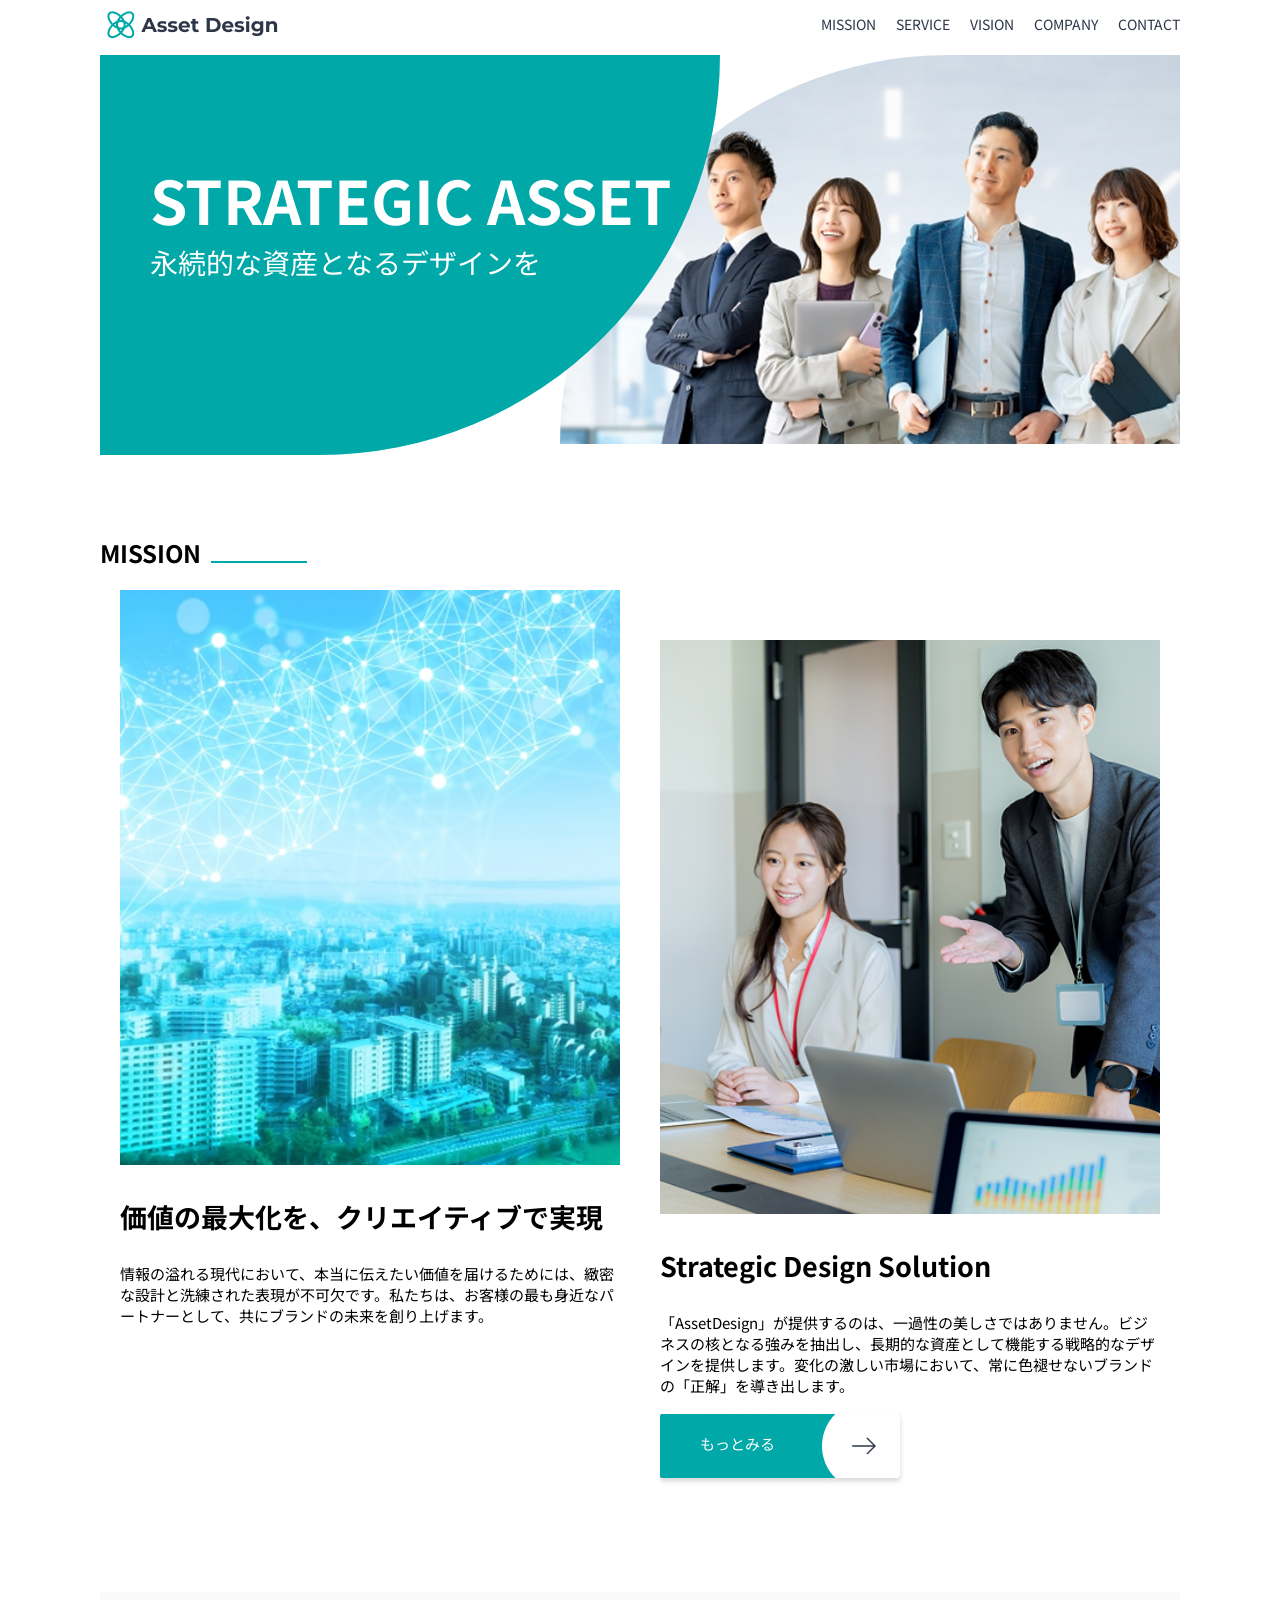
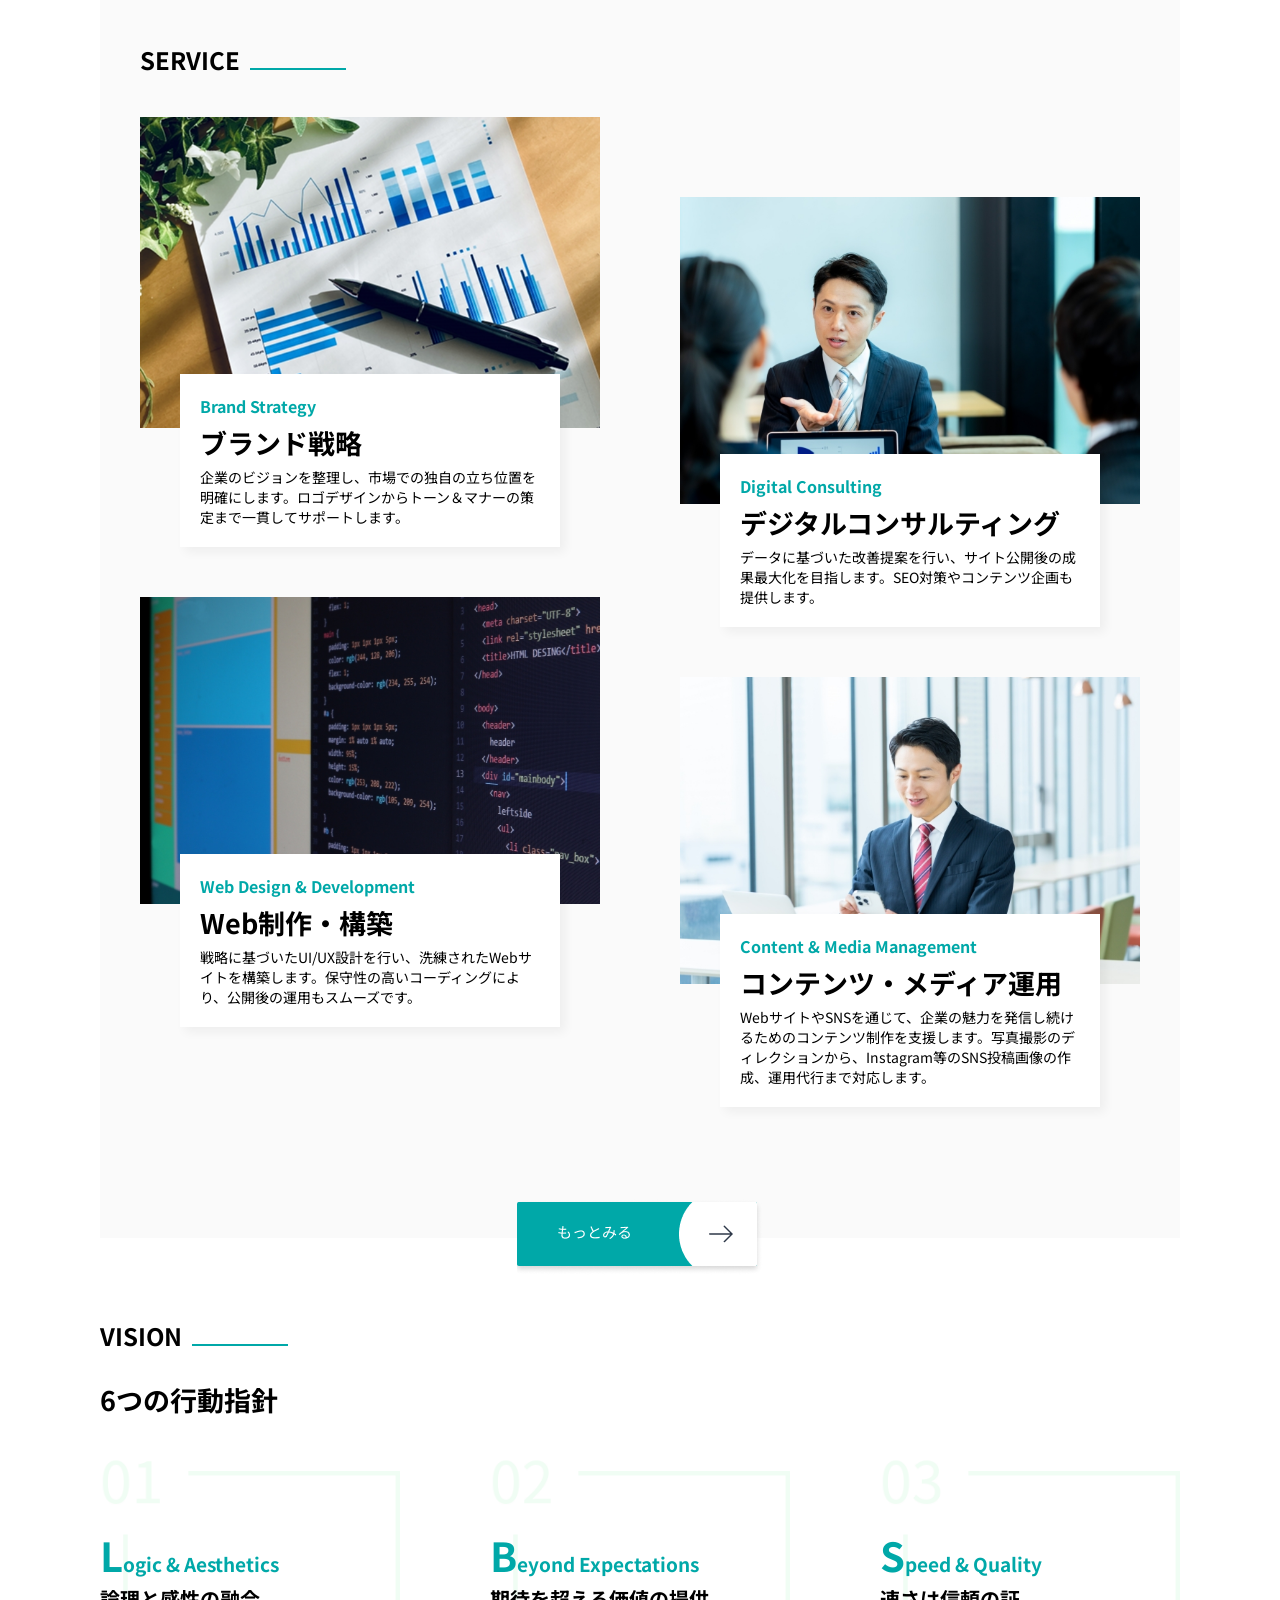
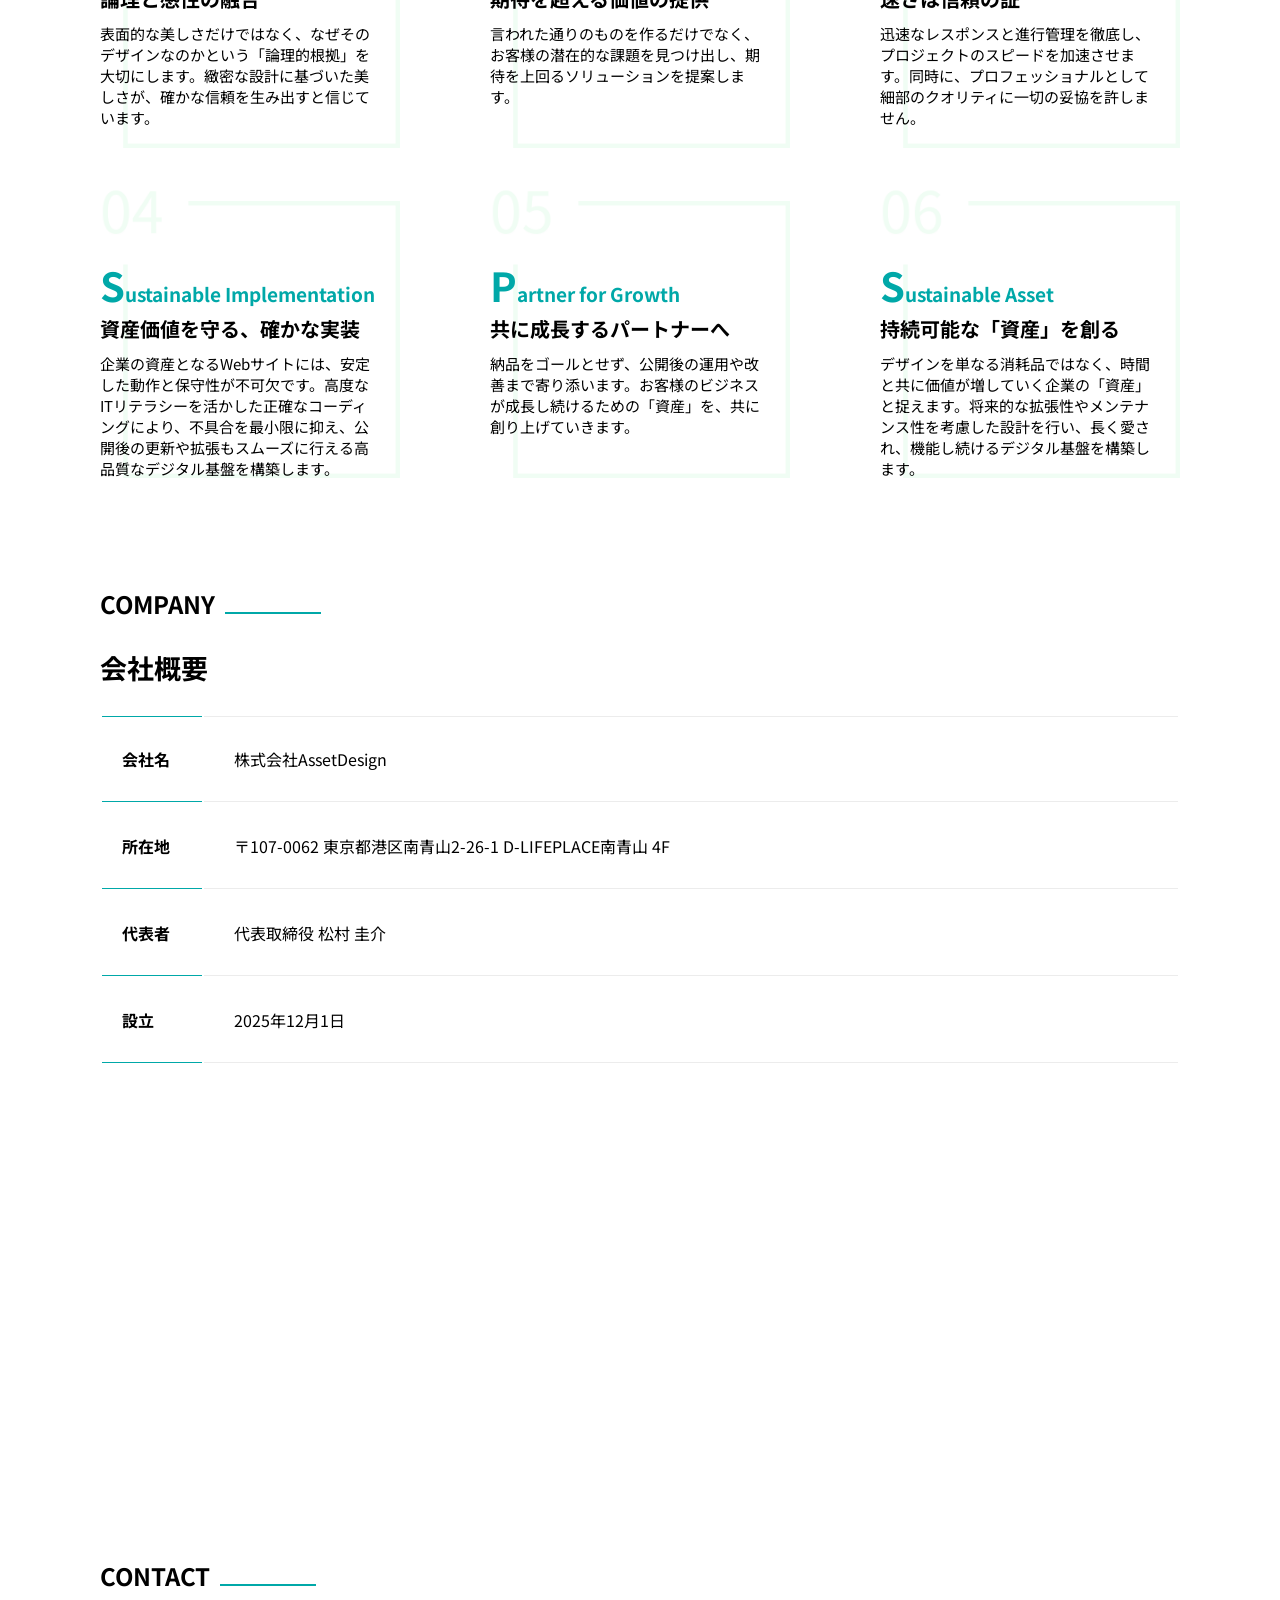
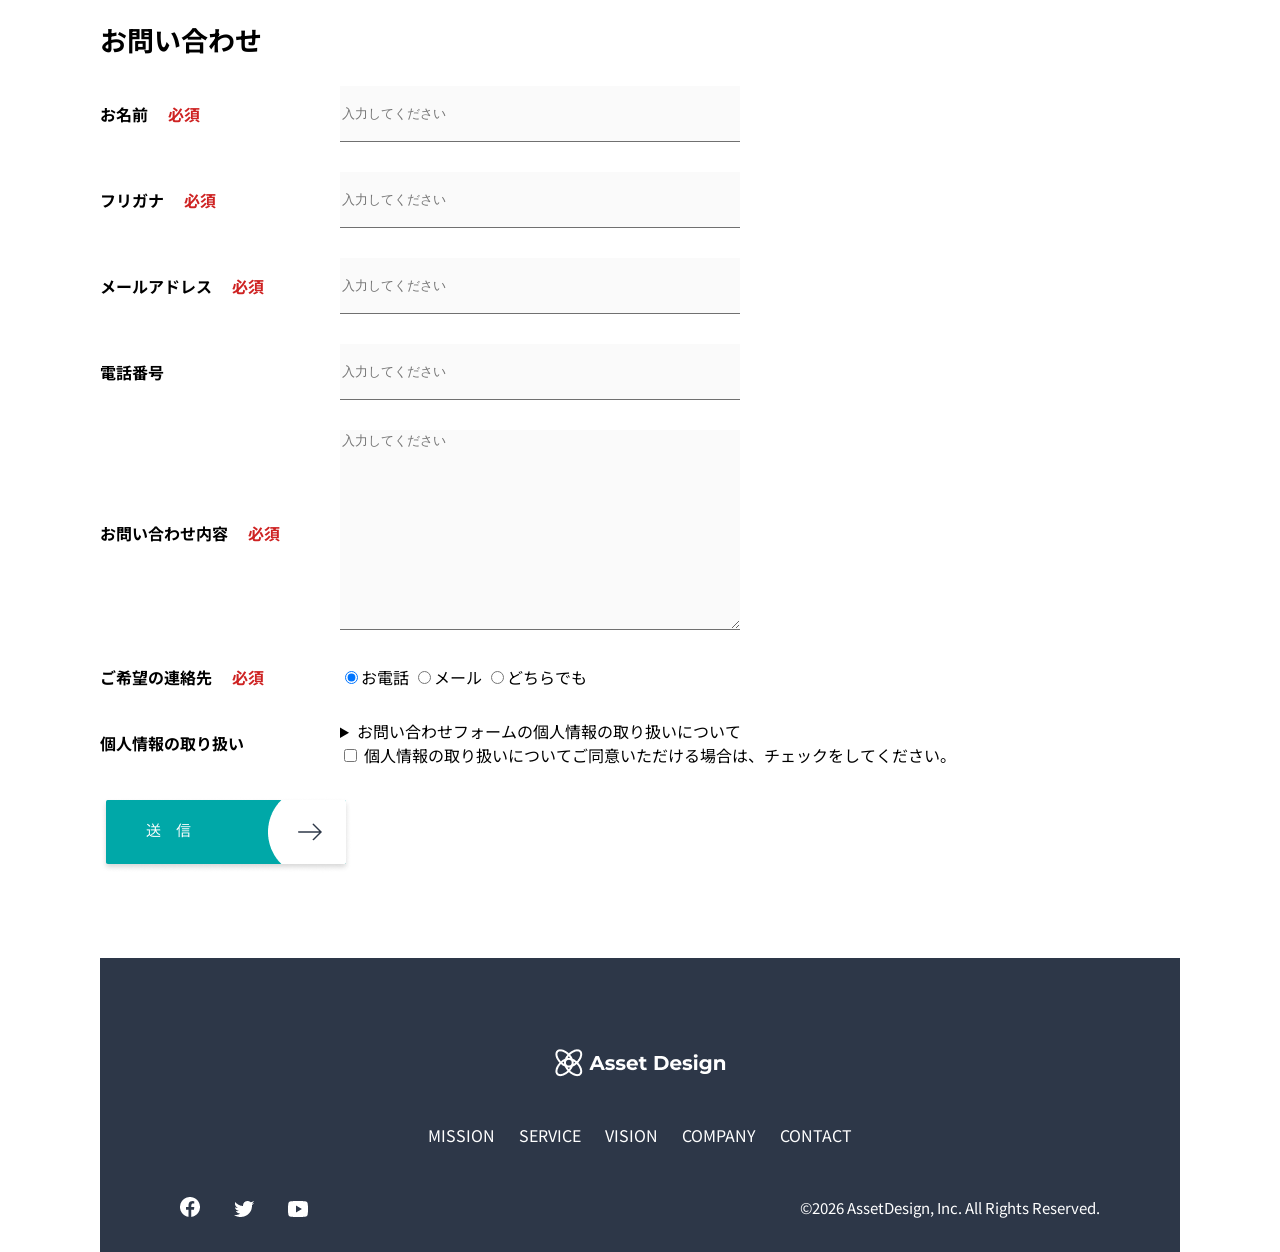
<file: index.html>
<!DOCTYPE html>
<html>
  <head>
    <title>AssetDesign</title>
    <meta charset="utf-8">
    <meta name="description" content="AssetDesignは企業のブランド設計およびWeb戦略のコンサルティングを担います。">
    <meta name="viewport" content="width=device-width, initial-scale=1.0">
    <link href="https://fonts.googleapis.com/css2?family=Noto+Sans+JP:wght@100..900&display=swap" rel="stylesheet">
    <link rel="stylesheet" href="style.css">
  </head>

  <body>
    <!-- ヘッダー -->
    <header>
      <!-- ロゴ -->
      <a href="index.html" id="logo">
        <img src="images/logo.png" alt="トップページに戻る">
      </a>

      <!-- PC用ナビゲーション -->
      <nav id="nav-pc">
        <ul>
          <li><a href="mission.html">MISSION</a></li>
          <li><a href="service.html">SERVICE</a></li>
          <li><a href="index.html#vision">VISION</a></li>
          <li><a href="index.html#company">COMPANY</a></li>
          <li><a href="index.html#contact">CONTACT</a></li>
        </ul>
      </nav>

      <!-- スマホ用メニューボタン -->
      <button id="menu-sp" onclick="document.getElementById('nav-sp').style.display = 'block'">
        <img src="images/button-menu.png" alt="ナビゲーションを開く">
      </button>

      <!-- スマホ用ナビゲーション -->
      <div id="nav-sp">
        <button id="close" onclick="document.getElementById('nav-sp').style.display = 'none'">
          <img src="images/button-close.png" alt="ナビゲーションを閉じる">
        </button>

        <nav>
          <ul>
            <li>
              <a id="logo-sp" href="index.html" onclick="document.getElementById('nav-sp').style.display = 'none'"><img src="images/logo-sp.png" alt="トップページに戻る"></a>
            </li>
            <li><a class="menu" href="mission.html" onclick="document.getElementById('nav-sp').style.display = 'none'">MISSION</a></li>
            <li><a class="menu" href="service.html" onclick="document.getElementById('nav-sp').style.display = 'none'">SERVICE</a></li>
            <li><a class="menu" href="index.html#vision" onclick="document.getElementById('nav-sp').style.display = 'none'">VISION</a></li>
            <li><a class="menu" href="index.html#company" onclick="document.getElementById('nav-sp').style.display = 'none'">COMPANY</a></li>
            <li><a class="menu" href="index.html#contact" onclick="document.getElementById('nav-sp').style.display = 'none'">CONTACT</a></li>
          </ul>
        </nav>
        <div id="sns">
          <a href="https://www.facebook.com/">
            <img src="images/button-facebook.png" alt="Facebookのリンク">
          </a>
          <a href="https://twitter.com/">
            <img src="images/button-twitter.png" alt="Twitterのリンク">
          </a>
          <a href="https://www.youtube.com/">
            <img src="images/button-youtube.png" alt="YouTubeのリンク">
          </a>
        </div>
      </div>
    </header>

    <main>
      <article>
        <!-- メインビジュアル -->
        <section id="main-visual">
          <div id="main-message">
            <h1>STRATEGIC ASSET</h1>
            <p>永続的な資産となるデザインを</p>
          </div>
          <img src="images/index/index-main.png" alt="オフィスにいる4人の会社員">
        </section>

        <!-- ミッション -->
        <section id="mission">
          <h2 class="index-h2">MISSION</h2>
          <div id="mission-flex">
            <div>
              <img id="mission-photo" src="images/index/index-mission.png" alt="光に満ちた都会のビル群">
              <h3>価値の最大化を、クリエイティブで実現</h3>
              <p>情報の溢れる現代において、本当に伝えたい価値を届けるためには、緻密な設計と洗練された表現が不可欠です。私たちは、お客様の最も身近なパートナーとして、共にブランドの未来を創り上げます。</p>
            </div>
            <div>
              <img id="solution" src="images/index/index-solution.png" alt="提案している2人の会社員">
              <h3>Strategic Design Solution</h3>
              <p>「AssetDesign」が提供するのは、一過性の美しさではありません。ビジネスの核となる強みを抽出し、長期的な資産として機能する戦略的なデザインを提供します。変化の激しい市場において、常に色褪せないブランドの「正解」を導き出します。</p>
              <a href="mission.html">
                 <img class="button-more" src="images/button-more.png" alt="もっとみる">
              </a>
            </div>
          </div>
        </section>

        <!-- サービス -->
        <section id="service">
          <h2 class="index-h2">SERVICE</h2>
          <div class="service-flex">
            <div id="service-left">
              <div>
                <img class="service-photo" src="images/index/index-strategy.png" alt="計画書とペン">
                <div class="service-explain">
                  <span>Brand Strategy</span>
                  <h3>ブランド戦略</h3>
                  <p>企業のビジョンを整理し、市場での独自の立ち位置を明確にします。ロゴデザインからトーン＆マナーの策定まで一貫してサポートします。</p>
                </div>
              </div>
              <div>
                <img class="service-photo" src="images/index/index-design.png" alt="PCに映されているプログラミングコード">
                <div class="service-explain">
                  <span>Web Design & Development</span>
                  <h3>Web制作・構築</h3>
                  <p>戦略に基づいたUI/UX設計を行い、洗練されたWebサイトを構築します。保守性の高いコーディングにより、公開後の運用もスムーズです。</p>
                </div>
              </div>
            </div>
            <div id="service-right">
              <div>
                <img class="service-photo" src="images/index/index-consulting.png" alt="提案している男性社員">
                <div class="service-explain">
                  <span>Digital Consulting</span>
                  <h3>デジタルコンサルティング</h3>
                  <p>データに基づいた改善提案を行い、サイト公開後の成果最大化を目指します。SEO対策やコンテンツ企画も提供します。</p>
                </div>
              </div>
              <div>
                <img class="service-photo" src="images/index/index-management.png" alt="スマートフォンを操作する男性社員">
                <div class="service-explain">
                  <span>Content & Media Management</span>
                  <h3>コンテンツ・メディア運用</h3>
                  <p>WebサイトやSNSを通じて、企業の魅力を発信し続けるためのコンテンツ制作を支援します。写真撮影のディレクションから、Instagram等のSNS投稿画像の作成、運用代行まで対応します。</p>
                </div>
              </div>
            </div>
          </div>
          <div id="service-more">
            <a href="service.html">
              <img class="button-more" src="images/button-more.png" alt="もっとみる">
            </a>
          </div>
        </section>

        <!-- VISION -->
        <section id="vision">
          <h2 class="index-h2">VISION</h2>
          <h3>6つの行動指針</h3>
          <div>
            <div class="vision-box">
              <img src="images/index/vision-01.png" alt="01">
              <div>
                <h4>Logic & Aesthetics</h4>
                <h5>論理と感性の融合</h5>
                <p>表面的な美しさだけではなく、なぜそのデザインなのかという「論理的根拠」を大切にします。緻密な設計に基づいた美しさが、確かな信頼を生み出すと信じています。</p>
              </div>
            </div>
            <div class="vision-box">
              <img src="images/index/vision-02.png" alt="02">
              <div>
                <h4>Beyond Expectations</h4>
                <h5>期待を超える価値の提供</h5>
                <p>言われた通りのものを作るだけでなく、お客様の潜在的な課題を見つけ出し、期待を上回るソリューションを提案します。</p>
              </div>
            </div>
            <div class="vision-box">
              <img src="images/index/vision-03.png" alt="03">
              <div>
                <h4>Speed & Quality</h4>
                <h5>速さは信頼の証</h5>
                <p>迅速なレスポンスと進行管理を徹底し、プロジェクトのスピードを加速させます。同時に、プロフェッショナルとして細部のクオリティに一切の妥協を許しません。</p>
              </div>
            </div>
            <div class="vision-box">
              <img src="images/index//vision-04.png" alt="04">
              <div>
                <h4>Sustainable Implementation</h4>
                <h5>資産価値を守る、確かな実装</h5>
                <p>企業の資産となるWebサイトには、安定した動作と保守性が不可欠です。高度なITリテラシーを活かした正確なコーディングにより、不具合を最小限に抑え、公開後の更新や拡張もスムーズに行える高品質なデジタル基盤を構築します。</p>
              </div>
            </div>
            <div class="vision-box">
              <img src="images/index/vision-05.png" alt="05">
              <div>
                <h4>Partner for Growth</h4>
                <h5>共に成長するパートナーへ</h5>
                <p>納品をゴールとせず、公開後の運用や改善まで寄り添います。お客様のビジネスが成長し続けるための「資産」を、共に創り上げていきます。</p>
              </div>
            </div>
            <div class="vision-box">
              <img src="images/index/vision-06.png" alt="06">
              <div>
                <h4>Sustainable Asset</h4>
                <h5>持続可能な「資産」を創る</h5>
                <p>デザインを単なる消耗品ではなく、時間と共に価値が増していく企業の「資産」と捉えます。将来的な拡張性やメンテナンス性を考慮した設計を行い、長く愛され、機能し続けるデジタル基盤を構築します。</p>
              </div>
            </div>
          </div>
        </section>

        <!-- COMPANY -->
        <section id="company">
          <h2 class="index-h2">COMPANY</h2>
          <h3>会社概要</h3>
          <table id="company-table">
            <tr>
              <th class="tableheader tableheader-first">会社名</th>
              <td class="cell cell-first">株式会社AssetDesign</td>
            </tr>
            <tr>
              <th class="tableheader">所在地</th>
              <td class="cell">〒107-0062 東京都港区南青山2-26-1 D-LIFEPLACE南青山 4F</td>
            </tr>
            <tr>
              <th class="tableheader">代表者</th>
              <td class="cell">代表取締役 松村 圭介</td>
            </tr>
            <tr>
              <th class="tableheader">設立</th>
              <td class="cell">2025年12月1日</td>
            </tr>
          </table>
          <iframe src="https://www.google.com/maps/embed?pb=!1m18!1m12!1m3!1d3241.2909776657084!2d139.7148797748217!3d35.669836630601424!2m3!1f0!2f0!3f0!3m2!1i1024!2i768!4f13.1!3m3!1m2!1s0x60188c9c3d0bc835%3A0x72497b507c387e3!2zRC1MSUZFUExBQ0XljZfpnZLlsbE!5e0!3m2!1sja!2sjp!4v1776666380870!5m2!1sja!2sjp" width="600" height="450" style="border:0;" allowfullscreen="" loading="lazy" referrerpolicy="no-referrer-when-downgrade"></iframe>
        </section>

        <!-- お問い合わせフォーム -->
        <section id="contact">
          <h2 class="index-h2">CONTACT</h2>
          <h3>お問い合わせ</h3>
          <form id="form">
            <div>
              <div class="contact-heading">
                <label class="contact-label">お名前<span class="contact-span">必須</span></label>
              </div>
              <div>
                <input id="name" type="text" name="name" placeholder="入力してください" class="contact-textbox">
              </div>
            </div>
            <div>
              <div class="contact-heading">
                <label class="contact-label">フリガナ<span class="contact-span">必須</span></label>
              </div>
              <div>
                <input id="furigana" type="text" name="hurigana" placeholder="入力してください" class="contact-textbox">
              </div>
            </div>
            <div>
              <div class="contact-heading">
                <label class="contact-label">メールアドレス<span class="contact-span">必須</span></label>
              </div>
              <div>
                <input id="email" type="text" name="email" placeholder="入力してください" class="contact-textbox">
              </div>
            </div>
            <div>
              <div class="contact-heading">
                <label class="contact-label">電話番号</label>
              </div>
              <div>
                <input id="tel" type="text" name="tel" placeholder="入力してください" class="contact-textbox">
              </div>
            </div>
            <div>
              <div class="contact-heading">
                <label class="contact-label">お問い合わせ内容<span class="contact-span">必須</span></label>
              </div>
              <div>
                <textarea id="message" class="contact-textarea " placeholder="入力してください" name="message"></textarea>
              </div>
            </div>
            <div>
              <div class="contact-heading">
                <label class="contact-label">ご希望の連絡先<span class="contact-span">必須</span></label>
              </div>
              <div><input class="radiobutton" type="radio" value="tel" name="contact" checked><label>お電話</label> <input class="radiobutton" type="radio" value="mail" name="contact"><label>メール</label> <input class="radiobutton" type="radio" value="both" name="contact"><label>どちらでも</label></div>
            </div>
            <div>
              <div class="contact-heading">
                <label class="contact-label">個人情報の取り扱い</label>
              </div>
              <div>
                <details>
                  <summary>お問い合わせフォームの個人情報の取り扱いについて</summary>
                  <div>
                    <dl>
                      <dt>１．組織の名称又は氏名</dt>
                      <dd>株式会社AssetDesign</dd>
                      <dt>２．個人情報保護管理者</dt>
                      <dd>
                        <p>佐々木 健治 コーポレート管理責任者</p>
                        <p>メールアドレス：info@assetdesign.jp</p>
                        <p>TEL：03-6434-1234</p>
                      </dd>
                      <dt>３．個人情報の利用目的</dt>
                      <dd>
                        <ul>
                          <li>・お問い合わせに対する回答および資料送付のため</li>
                          <li>・ご相談内容に基づいた最適なサービス提案、コンサルティング業務の遂行のため</li>
                          <li>・当社が提供するサービス、セミナー、展示会等のご案内のため</li>
                          <li>・アンケート調査の実施およびマーケティングデータの分析のため</li>
                        </ul>
                      </dd>
                      <dt>４．個人情報の取り扱い業務の委託</dt>
                      <dd>当社は、利用目的の達成に必要な範囲内において、個人情報の取り扱い業務の全部または一部を外部に委託する場合があります。委託先については、当社の定める個人情報保護水準を満たす企業を厳選し、機密保持契約を締結した上で、適切な監督を行います。</dd>
                      <dt>５．個人情報の開示等の請求</dt>
                      <dd>
                        お客様は、当社に対してご自身の個人情報の開示等（利用目的の通知、開示、内容の訂正・追加・削除、利用の停止または消去、第三者への提供の停止）を求めることができます。お問い合わせいただいた方がご本人であることを確認した上で、合理的な期間内に速やかに対応いたします。
                      </dd>
                      <dd>
                        <p>株式会社AssetDesign　個人情報相談窓口</p>
                        <p>〒107-0062 東京都港区南青山2-26-1 D-LIFEPLACE南青山 4F</p>
                        <p>メールアドレス：info@assetdesign.jp　TEL：03-6434-1234</p>
                      </dd>

                      <dt>６．個人情報提供の任意性</dt>
                      <dd>個人情報の提供は任意ですが、必要な情報をご提供いただけない場合、お問い合わせへの回答やサービスの提供が適切に行えない場合がございます。あらかじめご了承ください。</dd>
                    </dl>
                  </div>
                </details>
                <input id="agree" type="checkbox" name="agree">
                <span>個人情報の取り扱いについてご同意いただける場合は、チェックをしてください。</span>
              </div>
            </div>
            <input id="submit" type="image" src="images/button-submit-green.png" alt="送信する">
          </form>
        </section>
      </article>
    </main>

    <footer>
      <div id="footer-logo">
        <img src="images/logo-sp.png" alt="AssetDesign">
      </div>
      <div id="footer-link">
        <a href="mission.html">MISSION</a>
        <a href="service.html">SERVICE</a>
        <a href="index.html#vision">VISION</a>
        <a href="index.html#company">COMPANY</a>
        <a href="index.html#contact">CONTACT</a>
      </div>
      <div id="sns-footer">
        <div class="sns-btns">
          <a href="https://www.facebook.com/"><img src="images/button-facebook.png" alt="Facebookのリンク"></a>
          <a href="https://x.com/"><img src="images/button-twitter.png" alt="Twitterのリンク"></a>
          <a href="https://www.youtube.com/"><img src="images/button-youtube.png" alt="YouTubeのリンク"></a>
        </div>
        <p id="copyright">&copy;2026 AssetDesign, Inc. All Rights Reserved.</p>
      </div>
    </footer>

    <script src="https://code.jquery.com/jquery-3.6.0.min.js" integrity="sha256-/xUj+3OJU5yExlq6GSYGSHk7tPXikynS7ogEvDej/m4=" crossorigin="anonymous"></script>
    <script src="script.js"></script>
  </body>
</html>
</file>
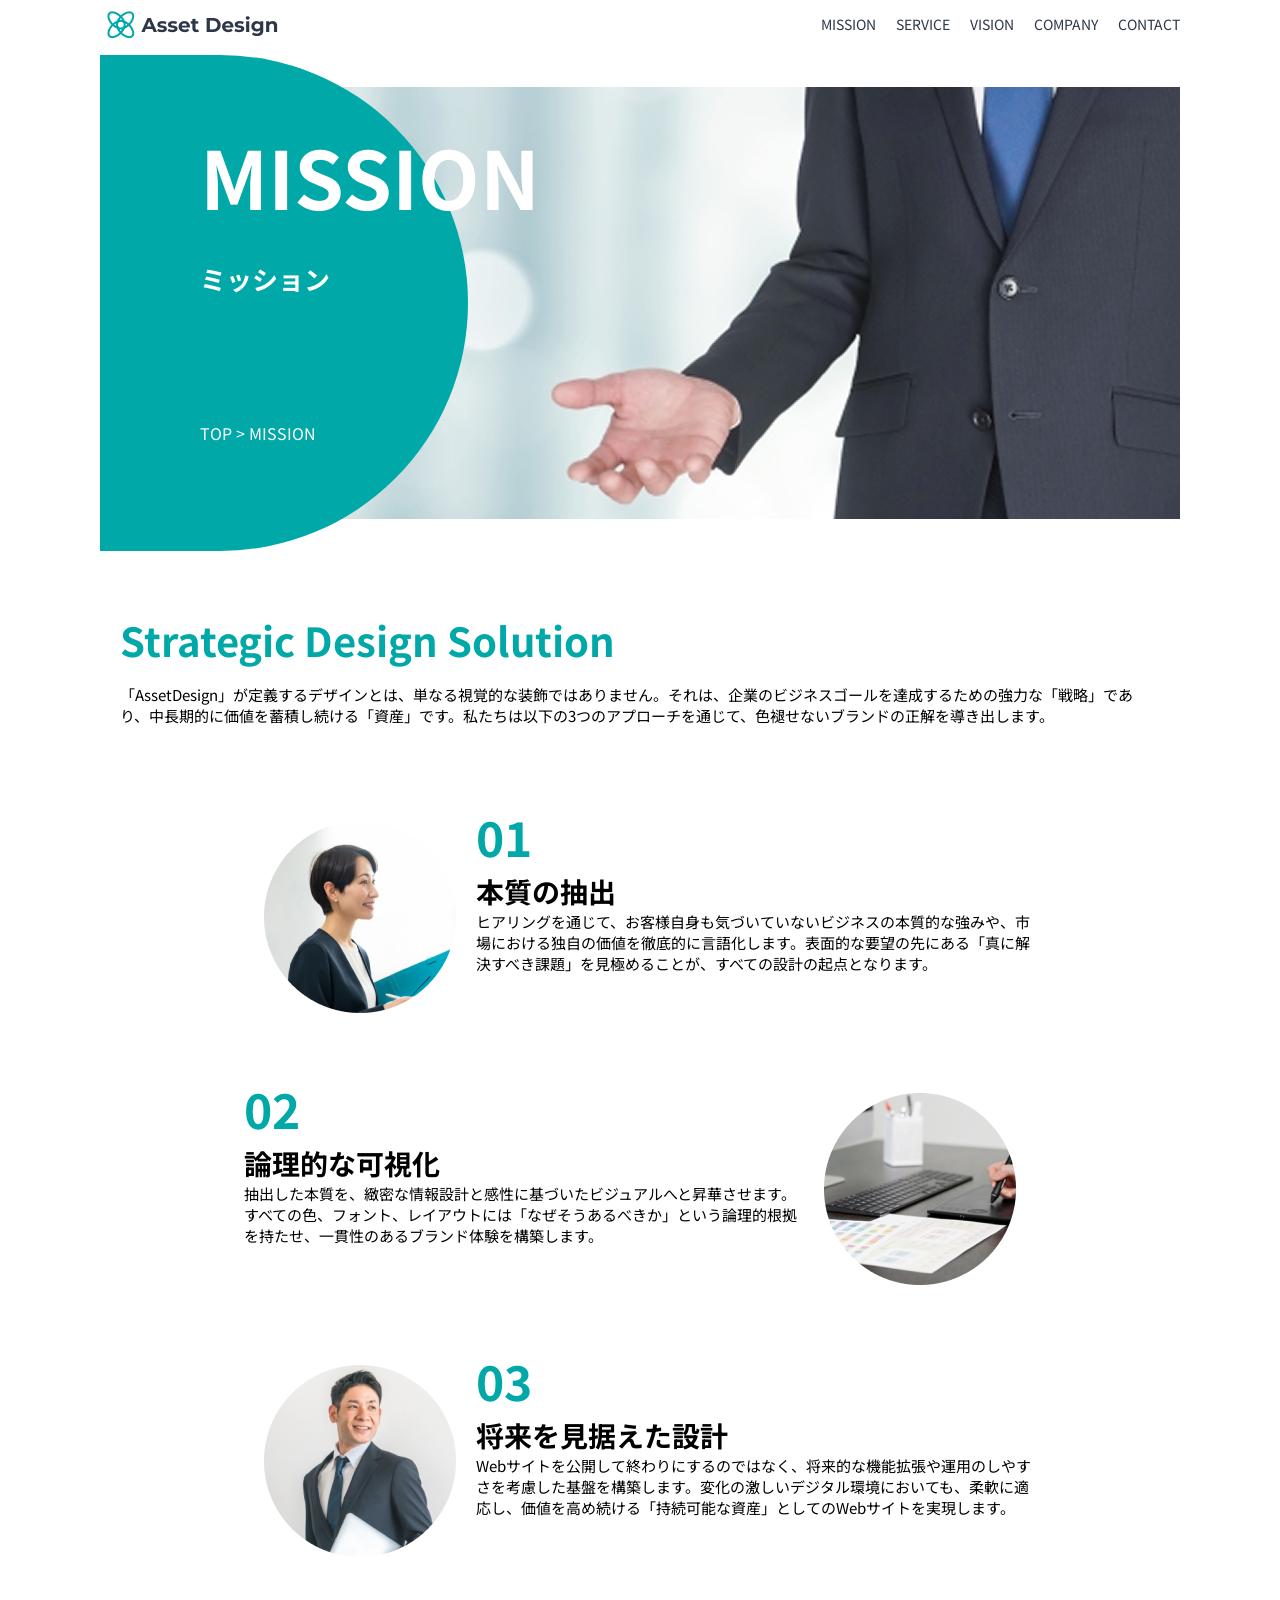
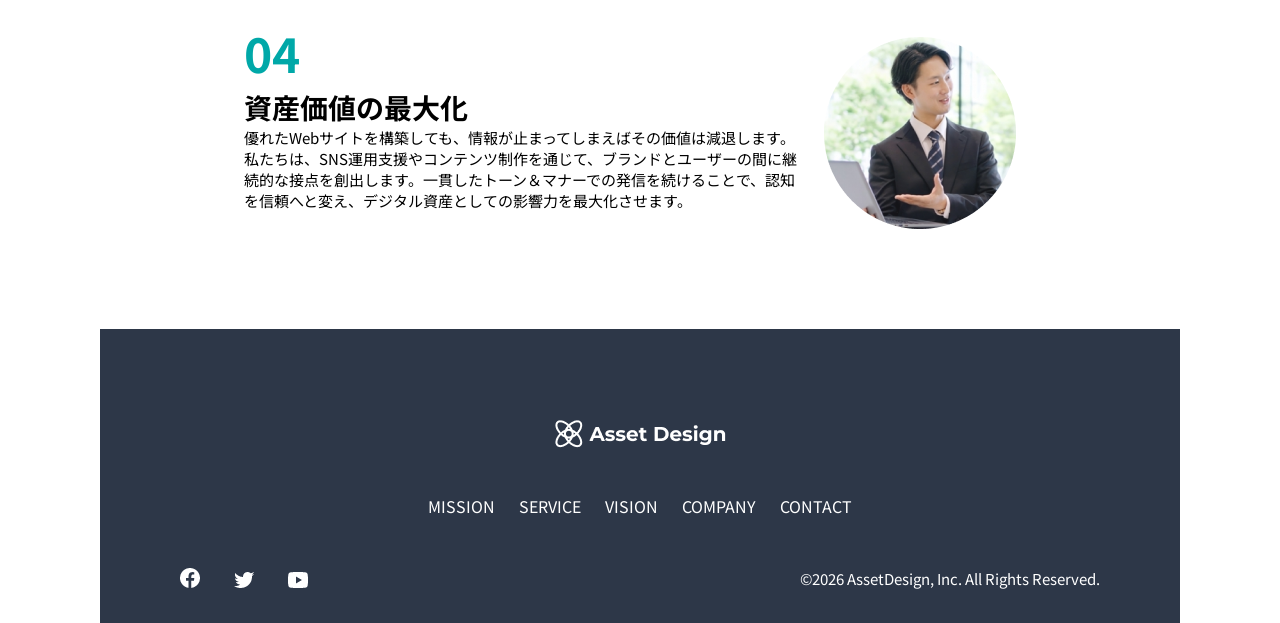
<file: mission.html>
<!DOCTYPE html>
<html>
  <head>
    <title>AssetDesign - MISSION ミッション -</title>
    <meta charset="utf-8">
    <meta name="description" content="Strategic Design Solutionの詳細を紹介します">
    <meta name="viewport" content="width=device-width, initial-scale=1.0">
    <link href="https://fonts.googleapis.com/css2?family=Noto+Sans+JP:wght@100..900&display=swap" rel="stylesheet">
    <link rel="stylesheet" href="style.css">
  </head>

  <body>
    <!-- ヘッダー -->
    <header>
      <!-- ロゴ -->
      <a href="index.html" id="logo">
        <img src="images/logo.png" alt="トップページに戻る">
      </a>

      <!-- PC用ナビゲーション -->
      <nav id="nav-pc">
        <ul>
          <li><a href="mission.html">MISSION</a></li>
          <li><a href="service.html">SERVICE</a></li>
          <li><a href="index.html#vision">VISION</a></li>
          <li><a href="index.html#company">COMPANY</a></li>
          <li><a href="index.html#contact">CONTACT</a></li>
        </ul>
      </nav>

      <!-- スマホ用メニューボタン -->
      <button id="menu-sp" onclick="document.getElementById('nav-sp').style.display = 'block'">
        <img src="images/button-menu.png" alt="ナビゲーションを開く">
      </button>

      <!-- スマホ用ナビゲーション -->
      <div id="nav-sp">
        <button id="close" onclick="document.getElementById('nav-sp').style.display = 'none'">
          <img src="images/button-close.png" alt="ナビゲーションを閉じる">
        </button>

        <nav>
          <ul>
            <li>
              <a id="logo-sp" href="index.html" onclick="document.getElementById('nav-sp').style.display = 'none'"><img src="images/logo-sp.png" alt="トップページに戻る"></a>
            </li>
            <li><a class="menu" href="mission.html" onclick="document.getElementById('nav-sp').style.display = 'none'">MISSION</a></li>
            <li><a class="menu" href="service.html" onclick="document.getElementById('nav-sp').style.display = 'none'">SERVICE</a></li>
            <li><a class="menu" href="index.html#vision" onclick="document.getElementById('nav-sp').style.display = 'none'">VISION</a></li>
            <li><a class="menu" href="index.html#company" onclick="document.getElementById('nav-sp').style.display = 'none'">COMPANY</a></li>
            <li><a class="menu" href="index.html#contact" onclick="document.getElementById('nav-sp').style.display = 'none'">CONTACT</a></li>
          </ul>
        </nav>
        <div id="sns">
          <a href="https://www.facebook.com/">
            <img src="images/button-facebook.png" alt="Facebookのリンク">
          </a>
          <a href="https://twitter.com/">
            <img src="images/button-twitter.png" alt="Twitterのリンク">
          </a>
          <a href="https://www.youtube.com/">
            <img src="images/button-youtube.png" alt="YouTubeのリンク">
          </a>
        </div>
      </div>
    </header>

    <main>
      <article>
        <section id="mission-main">
          <div class="mission-main-inner">
            <div id="mission-title">
              <h1>MISSION<br><span>ミッション</span></h1>
              <p>TOP > MISSION</p>
            </div>
          </div>
        </section>

        <section id="mission-solution">
          <h2 class="mission-h2">Strategic Design Solution</h2>
          <p>「AssetDesign」が定義するデザインとは、単なる視覚的な装飾ではありません。それは、企業のビジネスゴールを達成するための強力な「戦略」であり、中長期的に価値を蓄積し続ける「資産」です。私たちは以下の3つのアプローチを通じて、色褪せないブランドの正解を導き出します。</p>
        </section>

        <section id="mission-design-solution">
          <div class="design-solution-read">
            <div>
              <img class="design-solution-image-left" src="images/mission/mission-design-solution01.png" alt="右を向いている女性社員">
              <span class="design-solution-number">01</span>
              <h3 class="design-solution-h3">本質の抽出</h3>
              <p class="design-solution-p">ヒアリングを通じて、お客様自身も気づいていないビジネスの本質的な強みや、市場における独自の価値を徹底的に言語化します。表面的な要望の先にある「真に解決すべき課題」を見極めることが、すべての設計の起点となります。</p>
            </div>
            <div>
              <img class="design-solution-image-right" src="images/mission/mission-design-solution02.png" alt="PCとデスク">
              <span class="design-solution-number">02</span>
              <h3 class="design-solution-h3">論理的な可視化</h3>
              <p class="design-solution-p">抽出した本質を、緻密な情報設計と感性に基づいたビジュアルへと昇華させます。すべての色、フォント、レイアウトには「なぜそうあるべきか」という論理的根拠を持たせ、一貫性のあるブランド体験を構築します。</p>
            </div>
            <div>
              <img class="design-solution-image-left" src="images/mission/mission-design-solution03.png" alt="右を向いている男性社員">

              <span class="design-solution-number">03</span>
              <h3 class="design-solution-h3">将来を見据えた設計</h3>
              <p class="design-solution-p">Webサイトを公開して終わりにするのではなく、将来的な機能拡張や運用のしやすさを考慮した基盤を構築します。変化の激しいデジタル環境においても、柔軟に適応し、価値を高め続ける「持続可能な資産」としてのWebサイトを実現します。</p>
            </div>
            <div>
              <img class="design-solution-image-right" src="images/mission/mission-design-solution04.png" alt="紹介している男性社員">
              <span class="design-solution-number">04</span>
              <h3 class="design-solution-h3">資産価値の最大化</h3>
              <p class="design-solution-p">優れたWebサイトを構築しても、情報が止まってしまえばその価値は減退します。私たちは、SNS運用支援やコンテンツ制作を通じて、ブランドとユーザーの間に継続的な接点を創出します。一貫したトーン＆マナーでの発信を続けることで、認知を信頼へと変え、デジタル資産としての影響力を最大化させます。</p>
            </div>
          </div>
        </section>
      </article>
    </main>

    <footer>
      <div id="footer-logo">
        <img src="images/logo-sp.png" alt="AssetDesign">
      </div>
      <div id="footer-link">
        <a href="mission.html">MISSION</a>
        <a href="service.html">SERVICE</a>
        <a href="index.html#vision">VISION</a>
        <a href="index.html#company">COMPANY</a>
        <a href="index.html#contact">CONTACT</a>
      </div>
      <div id="sns-footer">
        <div class="sns-btns">
          <a href="https://www.facebook.com/"><img src="images/button-facebook.png" alt="Facebookのリンク"></a>
          <a href="https://twitter.com/"><img src="images/button-twitter.png" alt="Twitterのリンク"></a>
          <a href="https://www.youtube.com/"><img src="images/button-youtube.png" alt="YouTubeのリンク"></a>
        </div>
        <p id="copyright">&copy;2026 AssetDesign, Inc. All Rights Reserved.</p>
      </div>
    </footer>

  </body>
</html>
</file>
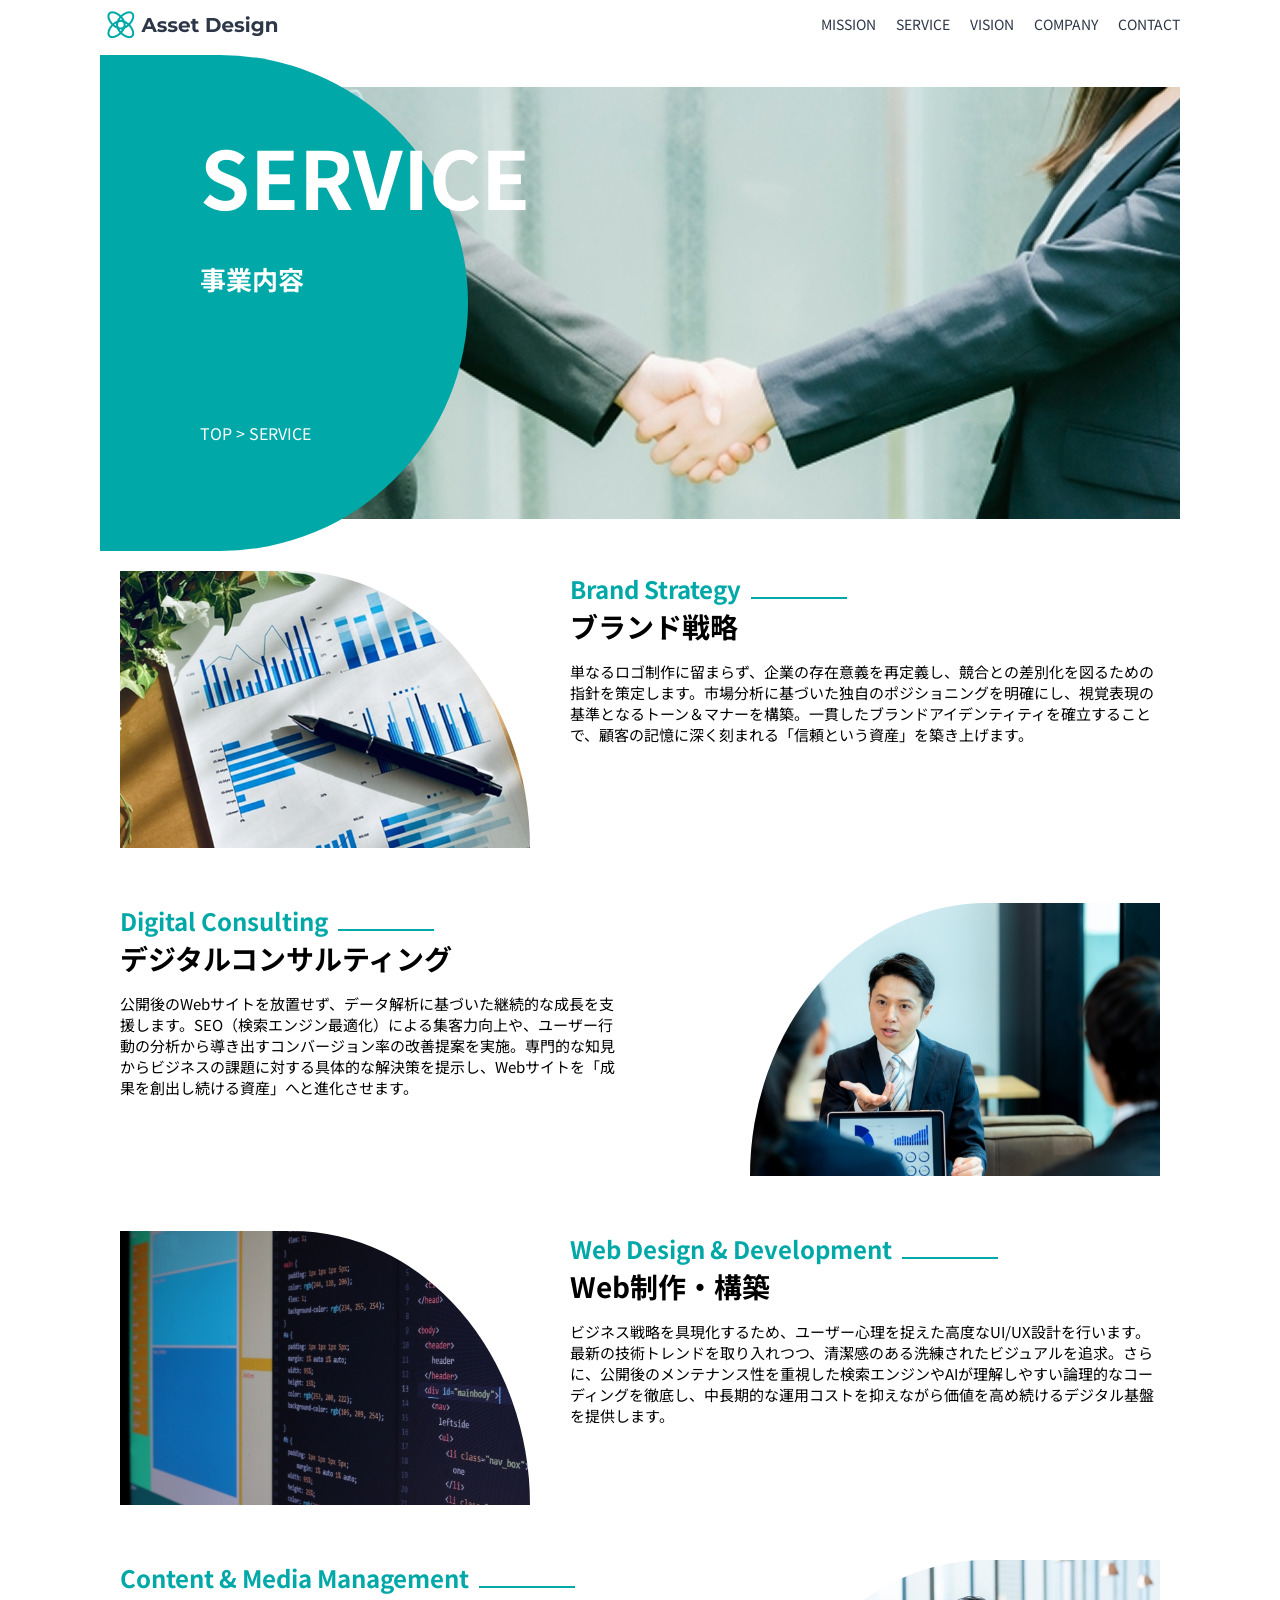
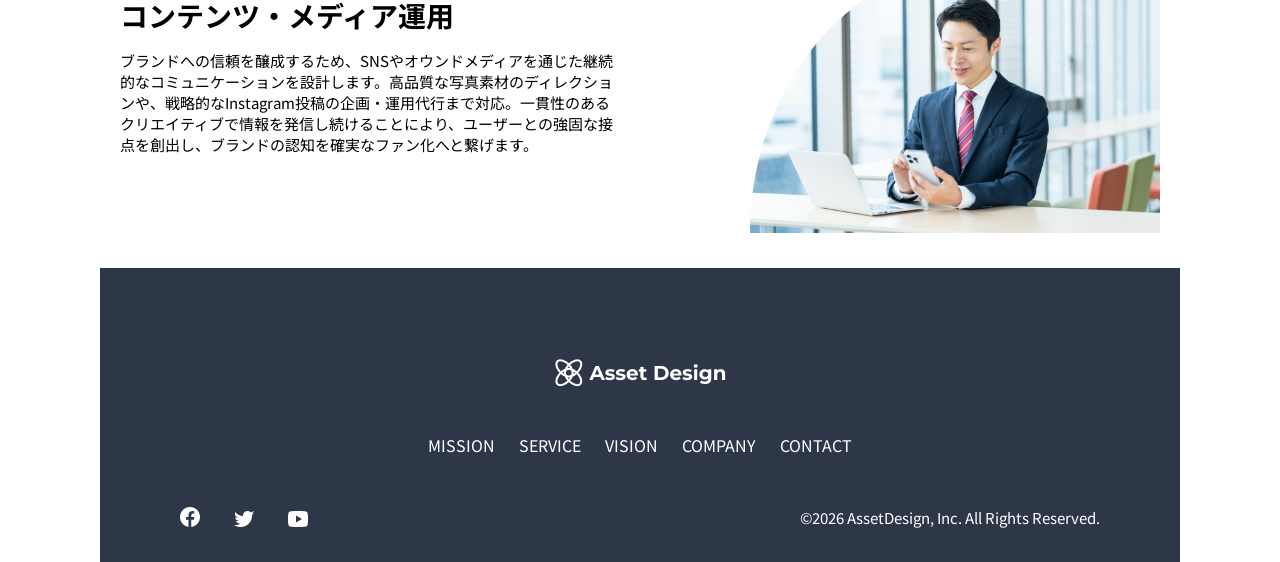
<file: service.html>
<!DOCTYPE html>
<html>
  <head>
    <title>AssetDesign -SERVICE 事業内容-</title>
    <meta charset="utf-8">
    <meta name="description" content="AssetDesignの4つの事業内容を紹介します">
    <meta name="viewport" content="width=device-width, initial-scale=1.0">
    <link href="https://fonts.googleapis.com/css2?family=Noto+Sans+JP:wght@100..900&display=swap" rel="stylesheet">
    <link rel="stylesheet" href="style.css">
  </head>

  <body>
    <!-- ヘッダー -->
    <header>
      <!-- ロゴ -->
      <a href="index.html" id="logo">
        <img src="images/logo.png" alt="トップページに戻る">
      </a>

      <!-- PC用ナビゲーション -->
      <nav id="nav-pc">
        <ul>
          <li><a href="mission.html">MISSION</a></li>
          <li><a href="service.html">SERVICE</a></li>
          <li><a href="index.html#vision">VISION</a></li>
          <li><a href="index.html#company">COMPANY</a></li>
          <li><a href="index.html#contact">CONTACT</a></li>
        </ul>
      </nav>

      <!-- スマホ用メニューボタン -->
      <button id="menu-sp" onclick="document.getElementById('nav-sp').style.display = 'block'">
        <img src="images/button-menu.png" alt="ナビゲーションを開く">
      </button>

      <!-- スマホ用ナビゲーション -->
      <div id="nav-sp">
        <button id="close" onclick="document.getElementById('nav-sp').style.display = 'none'">
          <img src="images/button-close.png" alt="ナビゲーションを閉じる">
        </button>

        <nav>
          <ul>
            <li>
              <a id="logo-sp" href="index.html" onclick="document.getElementById('nav-sp').style.display = 'none'"><img src="images/logo-sp.png" alt="トップページに戻る"></a>
            </li>
            <li><a class="menu" href="mission.html" onclick="document.getElementById('nav-sp').style.display = 'none'">MISSION</a></li>
            <li><a class="menu" href="service.html" onclick="document.getElementById('nav-sp').style.display = 'none'">SERVICE</a></li>
            <li><a class="menu" href="index.html#vision" onclick="document.getElementById('nav-sp').style.display = 'none'">VISION</a></li>
            <li><a class="menu" href="index.html#company" onclick="document.getElementById('nav-sp').style.display = 'none'">COMPANY</a></li>
            <li><a class="menu" href="index.html#contact" onclick="document.getElementById('nav-sp').style.display = 'none'">CONTACT</a></li>
          </ul>
        </nav>
        <div id="sns">
          <a href="https://www.facebook.com/">
            <img src="images/button-facebook.png" alt="Facebookのリンク">
          </a>
          <a href="https://twitter.com/">
            <img src="images/button-twitter.png" alt="Twitterのリンク">
          </a>
          <a href="https://www.youtube.com/">
            <img src="images/button-youtube.png" alt="YouTubeのリンク">
          </a>
        </div>
      </div>
    </header>

    <main>
      <article>
        <section id="service-main">
          <div class="service-main-inner">
            <div id="service-title">
              <h1>SERVICE<br><span>事業内容</span></h1>
              <p>TOP > SERVICE</p>
            </div>
          </div>
        </section>

        <section class="service-section service-section-left">
          <div class="service-section-img">
            <img src="images/service/service-strategy.png" alt="計画書とペン">
          </div>
          <div class="service-read">
            <h2 class="service-h2">Brand Strategy</h2>
            <h3 class="service-h3">ブランド戦略</h3>
            <p>
              単なるロゴ制作に留まらず、企業の存在意義を再定義し、競合との差別化を図るための指針を策定します。市場分析に基づいた独自のポジショニングを明確にし、視覚表現の基準となるトーン＆マナーを構築。一貫したブランドアイデンティティを確立することで、顧客の記憶に深く刻まれる「信頼という資産」を築き上げます。
            </p>
          </div>
        </section>

        <section class="service-section service-section-right">
          <div class="service-read">
            <h2 class="service-h2">Digital Consulting</h2>
            <h3 class="service-h3">デジタルコンサルティング</h3>
            <p>公開後のWebサイトを放置せず、データ解析に基づいた継続的な成長を支援します。SEO（検索エンジン最適化）による集客力向上や、ユーザー行動の分析から導き出すコンバージョン率の改善提案を実施。専門的な知見からビジネスの課題に対する具体的な解決策を提示し、Webサイトを「成果を創出し続ける資産」へと進化させます。</p>
          </div>
          <div class="service-section-img">
            <img src="images/service/service-consulting.png" alt="提案している男性社員">
          </div>
        </section>

        <section class="service-section service-section-left">
          <div class="service-section-img">
            
            <img src="images/service/service-design.png" alt="PCに映されているプログラミングコード">
          </div>
          <div class="service-read">
            <h2 class="service-h2">Web Design & Development</h2>
            <h3 class="service-h3">Web制作・構築</h3>
            <p>ビジネス戦略を具現化するため、ユーザー心理を捉えた高度なUI/UX設計を行います。最新の技術トレンドを取り入れつつ、清潔感のある洗練されたビジュアルを追求。さらに、公開後のメンテナンス性を重視した検索エンジンやAIが理解しやすい論理的なコーディングを徹底し、中長期的な運用コストを抑えながら価値を高め続けるデジタル基盤を提供します。<br></p>
          </div>
        </section>

        <section class="service-section service-section-right">
          <div class="service-read">
            <h2 class="service-h2">Content & Media Management</h2>
            <h3 class="service-h3">コンテンツ・メディア運用</h3>
            <p>ブランドへの信頼を醸成するため、SNSやオウンドメディアを通じた継続的なコミュニケーションを設計します。高品質な写真素材のディレクションや、戦略的なInstagram投稿の企画・運用代行まで対応。一貫性のあるクリエイティブで情報を発信し続けることにより、ユーザーとの強固な接点を創出し、ブランドの認知を確実なファン化へと繋げます。</p>
          </div>
          <div class="service-section-img">
            <img src="images/service/service-management.png" alt="スマートフォンを操作する男性社員">
          </div>
        </section>
      </article>
    </main>

    <footer>
      <div id="footer-logo">
        <img src="images/logo-sp.png" alt="AssetDesign">
      </div>
      <div id="footer-link">
        <a href="mission.html">MISSION</a>
        <a href="service.html">SERVICE</a>
        <a href="index.html#vision">VISION</a>
        <a href="index.html#company">COMPANY</a>
        <a href="index.html#contact">CONTACT</a>
      </div>
      <div id="sns-footer">
        <div class="sns-btns">
          <a href="https://www.facebook.com/"><img src="images/button-facebook.png" alt="Facebookのリンク"></a>
          <a href="https://twitter.com/"><img src="images/button-twitter.png" alt="Twitterのリンク"></a>
          <a href="https://www.youtube.com/"><img src="images/button-youtube.png" alt="YouTubeのリンク"></a>
        </div>
        <p id="copyright">&copy;2026 AssetDesign, Inc. All Rights Reserved.</p>
      </div>
    </footer>
  </body>
</html>
</file>
<file: style.css>
/* PC、スマホ共通スタイル */
* {
  box-sizing: border-box;
}


p {
  font-size: 15px;
}

body {
  max-width: 1080px;
  margin: 0 auto 0 auto;
  /* フォントをNoto Sans JPにする */
  font-family: "Noto Sans JP", sans-serif;
}
  
/* ヘッダー */
header {
  display: flex;
  justify-content: space-between;
}

/* ナビゲーションのレイアウト */
#nav-pc {
  font-size: 14px;
}

#nav-pc ul {
  display: flex;
  padding-left: 0;
}

#nav-pc li {
  list-style: none;
}

/* ナビゲーションのリンクの装飾設定 */
#nav-pc a {
  text-decoration: none;
  margin-left: 20px;
  color: #2D3748;
}

#nav-pc a:hover {
  text-decoration: underline;
}

/* スマホ用ナビを非表示 */
#nav-sp,
#menu-sp {
  display: none;
}

/* メインビジュアル*/
#main-visual {
  position: relative;
  height: 400px;
}

#main-message {
  position: absolute;
  top: 0;
  left: 0;
  background-color: #00A8A8;
  color: #ffffff;
  border-radius: 0 0 476px 0;
  max-width: 620px;
  height: 100%;
  width: 100%;
  z-index: 11;
}

#main-message h1 {
  font-size: 60px;
  margin: 100px 0 0 50px;
}

#main-message > p {
  font-size: 28px;
  margin: 0 0 0 50px;
}

#main-visual > img {
  max-width: 620px;
  border-radius: 476px 0 0 0;
  position: absolute;
  top: 0;
  right: 0;
  z-index: 10;
}

/*見出し*/
h2 {
  margin: 40px 0 0 0;
}

h2::after {
  content: url("images/line.png");
  margin-left: 10px;
}

h3 {
  font-size: 27px;
}

/* ミッション */
#mission {
  margin: 80px auto 80px auto;
}

#mission-flex {
  display: flex;
}

#mission-flex > div {
  width: 50%;
  margin: 20px;
}

#mission-photo {
  width: 100%;
}

#solution {
  margin-top: 50px;
  width: 100%;
}

/* サービス */
#service {
  background-color: #fafafa;
  margin: 80px 0 80px 0;
  padding: 10px 40px 0px 40px;
}

/* 外枠 */
#service .service-flex {
  margin-top: 40px;
  display: flex;
}

/* 左のカラム */
#service-left {
  width: 50%;
  margin-right: 20px;
}

/* 右のカラム */
#service-right {
  width: 50%;
  margin-left: 20px;
  margin-top: 80px;
}

/* 写真＋説明の枠 */
#service-left > div {
  position: relative;
  height: 480px;
  margin-right: 20px;
}

#service-right > div {
  position: relative;
  height: 480px;
  margin-left: 20px;
}

/* 写真*/
.service-photo {
  width: 100%;
}

/* 説明文の枠 */
.service-explain {
  background-color: #ffffff;
  position: absolute;
  left: 0;
  bottom: 50px;
  margin: 0 40px 0 40px;
  padding: 20px;
  box-shadow: 5px 5px 10px rgba(0, 0, 0, 0.05);
}

/* 説明文の英語 */
.service-explain > span {
  color: #00A8A8;
  font-weight: bold;
  font-size: 16px;
  margin: 0px;
}

/* 説明文の見出し */
.service-explain > h3 {
  margin: 5px 0 5px 0;
}

/* 説明文 */
.service-explain > p {
  font-size: 14px;
  margin: 0;
}

/* もっと見るボタン */
#service-more {
  text-align: center;
}

#service-more a {
  position: relative;
  bottom: -42px;
}

/* ビジョン */
#vision {
  margin: 80px auto 80px auto;
}

/* セクション内の外枠*/
#vision > div {
  display: flex;
  justify-content: space-between;
  flex-wrap: wrap;
}

/*6つの行動指針の枠*/
.vision-box {
  width: 300px;
  height: 300px;
  margin-bottom: 30px;
  position: relative;
}

.vision-box > img {
  width: 100%;
  position: relative;
  z-index: 30;
}

.vision-box > div {
  position: absolute;
  top: 0;
  left: 0;
  z-index: 31;
  margin-right: 20px;
}

.vision-box > div > h4 {
  color: #00A8A8;
  font-size: 19px;
  margin: 80px 0 0 0;
}

.vision-box > div > h4::first-letter {
  font-size: 40px;
}

.vision-box > div > h5 {
  font-size: 20px;
  margin: 0 0 0 0;
}

.vision-box > div > p {
  margin: 10px 0 0 0;
}

/*会社概要*/
#company {
  margin: 80px auto 80px auto;
}

#company-table {
  width: 100%;
}

.tableheader {
  text-align: left;
  padding: 20px;
  border-bottom-color: #00A8A8;
  border-bottom-width: 1px;
  border-bottom-style: solid;
  width: 100px;
}

.tableheader-first {
  border-top-color: #00A8A8;
  border-top-width: 1px;
  border-top-style: solid;
}

.cell {
  padding: 30px;
  border-bottom-color: #ececec;
  border-bottom-width: 1px;
  border-bottom-style: solid;
}

.cell-first {
  border-top-color: #ececec;
  border-top-width: 1px;
  border-top-style: solid;
}

#company > iframe {
  width: 100%;
  height: 368px;
  margin-top: 40px;
}

/* お問い合わせ */
#contact {
  margin: 80px auto 80px auto;
}

/* 外枠 */
#contact > form > div {
  display: flex;
  flex-direction: row;
  flex-wrap: wrap;
  padding-bottom: 30px;
}

/* 左列　見出し */
.contact-heading {
  width: 240px;
  align-self: center;
}

/* 見出しのラベル */
.contact-label {
  font-weight: bold;
}

/* 必須 */
.contact-span {
  color: #ce2222;
  margin: 0 0 0 20px;
  font-weight: bold;
}

/* テキストボックス */
.contact-textbox {
  border-top: 0px;
  border-left: 0px;
  border-right: 0px;
  border-bottom-width: 1px;
  border-bottom-color: #707070;
  border-style: solid;
  background-color: #fafafa;
  height: 56px;
  width: 400px;
}

/* お問い合わせ内容のテキストエリア */
.contact-textarea {
  border-top: 0px;
  border-left: 0px;
  border-right: 0px;
  border-bottom-width: 1px;
  border-bottom-color: #707070;
  background-color: #fafafa;
  width: 400px;
  height: 200px;
}

/* 個人情報の取り扱い */
#contact dt {
  font-weight: bold;
}

#contact dd {
  margin: 0 0 16px 0;
}

#contact dd p {
  margin: 0;
}

#contact dd ul {
  padding-left: 0;
}

#contact dd li {
  margin-bottom: 0;
  list-style: none;
}

/* フッター */
footer {
  background-color: #2D3748;
  text-align: center;
  padding: 80px 80px 30px 80px;
}

#footer-logo {
  margin-bottom: 30px;
}

#footer-link {
  margin-bottom: 50px;
}

#footer-link > a {
  text-decoration: none;
  margin: 10px;
  color: #ffffff;
}

#footer-link > a:hover {
  text-decoration: underline;
}

#sns-footer {
  display: flex;
  justify-content: space-between;
}

#sns-footer a {
  margin-right: 30px;
}

#copyright {
  color: #ffffff;
  margin: 0;
}

/* mission.html用スタイル */
/* ミッションのメインビジュアル */
.mission-main-inner {
  background-image: url("images/mission/mission-main.png");
  background-repeat: no-repeat;
  background-position-y: center;
}

#mission-title {
  background-color: #00A8A8;
  width: 368px;
  color: #ffffff;
  height: 496px;
  border-radius: 0 248px 248px 0;
  position: relative;
}

#mission-title h1 {
  position: absolute;
  top: 0;
  left: 100px;
  font-size: 80px;
  line-height: 1;
}

#mission-title h1 span {
  font-size: 26px;
}

#mission-title > p {
  position: absolute;
  top: 350px;
  left: 100px;
  font-size: 16px;
}

/* ミッションページ　solutionの設定 */
#mission-solution {
  padding: 20px;
}

.mission-h2 {
  color: #00A8A8;
  font-size: 40px;
}

.mission-h2::after {
  content: none;
}

/* ミッションページ　4つのゴールの設定 */
#mission-design-solution {
  padding: 20px;
  display: flex;
  /* 親要素の中で中身を中央に寄せる */
  justify-content: center;
  /* サイト全体の幅に合わせる */
  max-width: 1080px;
  /* 左右の余白をautoにして中央配置 */
  margin: 0 auto;
}

#mission-design-solution .design-solution-read {
  width: 80%; 
  max-width: 80%;
  padding: 20px;
  margin: 0 auto;
}

#mission-design-solution .design-solution-read > div {
  margin-bottom: 40px;
  /* 中身のfloatをリセットし、親の高さに含める */
  overflow: hidden;
  clear: both;
}

.design-solution-image-right {
  float: right;
  margin: 20px;
}

.design-solution-image-left {
  float: left;
  margin: 20px;
}

.design-solution-number {
  color: #00A8A8;
  font-size: 48px;
  font-weight: bold;
  margin: 0;
}

.design-solution-h3 {
  font-size: 28px;
  margin: 0;
}

.design-solution-p {
  margin: 0;
}

/* サービスページ */
.service-main-inner {
  background-image: url("images/service/service-main.png");
  background-repeat: no-repeat;
  background-position-y: center;
}

#service-title {
  background-color: #00A8A8;
  width: 368px;
  color: #ffffff;
  height: 496px;
  border-radius: 0 248px 248px 0;
  position: relative;
}

#service-title h1 {
  position: absolute;
  top: 0;
  left: 100px;
  font-size: 80px;
  line-height: 1;
}

#service-title h1 span {
  font-size: 26px;
}

#service-title > p {
  position: absolute;
  top: 350px;
  left: 100px;
  font-size: 16px;
}

/* セクション */
.service-section {
  display: flex;
  padding: 20px 20px 0;
}

.service-section .service-section-img {
  width: 450px;
}

/* 右が画像のセクション*/
.service-section-left .service-section-img img {
  width: 100%;
  padding: 0 40px 30px 0;
  border-radius: 0 432px 0 0;
}

.service-section-left .service-read {
  width: 50%;
  flex-grow: 1;
}

.service-section-left .service-read p {
  margin-bottom: 0;
}

/* 右が画像のセクション*/
.service-section-right {
  justify-content: space-between;
}

.service-section-right .service-section-img img {
  width: 100%;
  padding: 0 0 30px 40px;
  border-radius: 432px 0 0 0;
}

.service-section-right .service-read {
  width: 500px;
}

.service-h2 {
  color: #00A8A8;
  font-size: 24px;
  margin: 0;
}

.service-h3 {
  font-size: 28px;
  margin: 0;
}

/*====================
 スマートフォン用のスタイル
=====================*/
@media screen and (max-width: 767px) {
  /* PC用ナビゲーション非表示 */
  #nav-pc {
    display: none;
  }

  /* ハンバーガーメニュー */
  #menu-sp {
    display: block;
    background-color: transparent;
    float: right;
    padding: 0;
    border: none;
  }

  /* スマホ用ナビゲーションの表示切替*/
  /* 初期状態、レイアウトと非表示設定 */
  #nav-sp {
    background-color: #00A8A8;
    position: fixed;
    left: 0;
    top: 0;
    height: 100%;
    width: 100%;
    display: none;
    z-index: 100;
  }

  /* ×ボタン */
  #close {
    position: absolute;
    top: 20px;
    right: 20px;
    background-color: transparent;
    border: none;
  }

  #nav-sp nav ul {
    padding-left: 0;
  }

  #nav-sp nav li {
    list-style: none;
  }

  /* ナビゲーションメニュー用ロゴ */
  #logo-sp {
    margin: 80px 0 30px 20px;
  }

  /* ナビゲーションのリンクの装飾設定 */
  #nav-sp nav a {
    display: block;
    color: #ffffff;
  }

  #nav-sp nav a:hover {
    text-decoration: underline;
  }

  #nav-sp .menu {
    text-decoration: none;
    margin: 0 20px 0 20px;
    height: 44px;
    font-size: 16px;
    background-image: url("images/arrow.png");
    background-repeat: no-repeat;
    background-position: right top;
  }

  #sns {
    position: absolute;
    bottom: 20px;
    left: 20px;
  }

  #sns > a {
    margin-right: 30px;
  }

  /* メインビジュアル */
  #main-visual {
    position: relative;
    height: 470px;
  }

  #main-visual > div {
    text-align: center;
    height: 280px;
  }

  #main-visual h1 {
    font-size: 28px;
    margin: 90px 0 0 0;
  }

  #main-visual > div > p {
    margin: 0;
    font-size: 15px;
  }

  #main-visual > img {
    width: 100%;
    border-radius: 476px 0 0 0;
    top: auto;
    bottom: 0;
  }

  /*見出し*/
  h2 {
    margin: 15px 0 15px 0;
  }
  
  h3 {
    font-size: 24px;
    margin: 10px 0 0 0;
  }

  /* ミッション */
  #mission {
    margin: 20px 0 20px 0;
    padding: 0 20px 0 20px;
  }

  #mission-flex {
    flex-direction: column;
  }

  #mission-flex > div {
  width: 100%;
  margin: 0;
}

  /* プロダクト */
  #service {
    margin: 0;
    padding: 10px 20px 0 20px;
  }

  /* 外枠 */
  #service .service-flex {
    flex-direction: column;
    margin-top: 0;
  }

  /* 左右のカラム　スマホでは縦並び */
  #service-left,
  #service-right {
    width: 100%;;
    margin: 0;
  }

  /* 写真＋説明の枠 */
  #service-left > div,
  #service-right > div {
    height: auto;
    margin: 0;
  }

  /* 説明文の枠 */
  .service-explain {
    position: relative;
    margin: 0;
  }

  .service-explain > h3 {
    margin: 10px 0 10px 0;
    font-size: 24px;
  }

  /* もっと見るボタン */
  #service-more {
    text-align: left;
  }

  /* ビジョン */
  #vision {
    margin: 80px 20px 80px 20px;
  }

  .vision-box > img {
    position: absolute;
    top: 0;
    left: 0;
  }

  .vision-box > div > h4 {
    margin: 60px 0 0 0;
  }

  /*会社概要*/
  #company {
    margin: 0 20px 0 20px;
  }

  #company > h3 {
    margin-bottom: 20px;
  }

  .tableheader {
    width: 50px;
  }

  .cell {
    padding: 20px;
  }

  #company > iframe {
    height: 240px;
  }

  /* お問い合わせ */
  #contact {
    margin: 80px 20px 80px 20px;
  }

  #contact > h3 {
    margin-bottom: 20px;
  }

  #contact > form > div {
    flex-direction: column;
    margin-bottom: 20px;
  }

  .contact-heading {
    align-self: auto;
    margin-bottom: 20px;
  }

  .contact-textbox {
    min-width: 300px;
    width: 100%;
  }

  .contact-textarea {
    height: 150px;
    width: 100%;
  }

  .radiobutton {
    margin-bottom: 20px;
  }

  /* フッター */
  footer {
    padding: 30px 20px 50px 20px;
    text-align: left;
  }

  #footer-link > a {
    margin: 0 20px 30px 0;
    display: block;
    background-image: url("images/arrow.png");
    background-repeat: no-repeat;
    background-position: right top;
  }

  #footer-link > a:hover {
    text-decoration: underline;
  }

  #sns-footer {
    flex-direction: column;
    justify-content: flex-start;
  }

  #copyright {
    font-size: 12px;
    margin-top: 30px;
  }

  /* mission.html用スタイル */
  /* ミッションのメインビジュアル */
  #mission-main {
    height: 256px;
    margin-top: 4%;
    position: relative;
  }

  .mission-main-inner {
    height: 80%;
    background-size: cover;
  }

  #mission-title {
    width: 136px;
    height: 256px;
    position: absolute;
    top: -10%;
  }

  #mission-title h1 {
    left: 20px;
    font-size: 40px;
  }

  #mission-title h1 span {
    font-size: 18px;
  }

  #mission-title > p {
    top: 180px;
    left: 20px;
    font-size: 13px;
  }

  /* ミッションページ　Solutionの設定 */
  .mission-h2 {
    font-size: 38px;
    margin: 0px;
  }

  .mission-h2::after {
    content: none;
  }

  #mission-solution > img {
    width: 100%;
  }

  /* ミッションページ　4つのゴールの設定 */
  #mission-design-solution {
    flex-direction: column;
  }

  #mission-design-solution > div {
    padding: 0;
  }

  #mission-design-solution .design-solution-image,
  #mission-design-solution .design-solution-read {
    width: 100%;
    padding: 0;
  }

  #mission-design-solution .design-solution-read > div {
    display: flex;
    flex-direction: column;
  }

  .design-solution-image-right,
  .design-solution-image-left {
    align-self: center;
  }

  /* サービスページ */
  #service-main {
    height: 256px;
    margin-top: 4%;
    position: relative;
  }

  .service-main-inner {
    height: 80%;
    background-size: cover;
  }

  #service-title {
    width: 136px;
    height: 256px;
    position: absolute;
    top: -10%;
  }
  
  #service-title h1 {
    left: 20px;
    font-size: 40px;
  }

  #service-title h1 span {
    font-size: 18px;
  }

  #service-title > p {
    top: 180px;
    left: 20px;
    font-size: 13px;
  }

  /* セクション */
  .service-section {
    flex-direction: column;
  }

  .service-section .service-section-img {
    width: 100%;
  }
  
  .service-section .service-section-img img {
    width: 100%;
    padding: 0;
  }

  /* 右が画像のセクション*/
  .service-section-left .service-section-img img {
    border-radius: 0 300px 0 0;
  }

  .service-section-left .service-read {
    width: 100%;
    flex-grow: 1;
  }

  /* 右が画像のセクション*/
  .service-section-right .service-section-img img {
    order: 1;
    border-radius: 300px 0 0 0;
  }

  .service-section-right .service-read {
    order: 2;
    width: 100%;
  }

}
</file>
